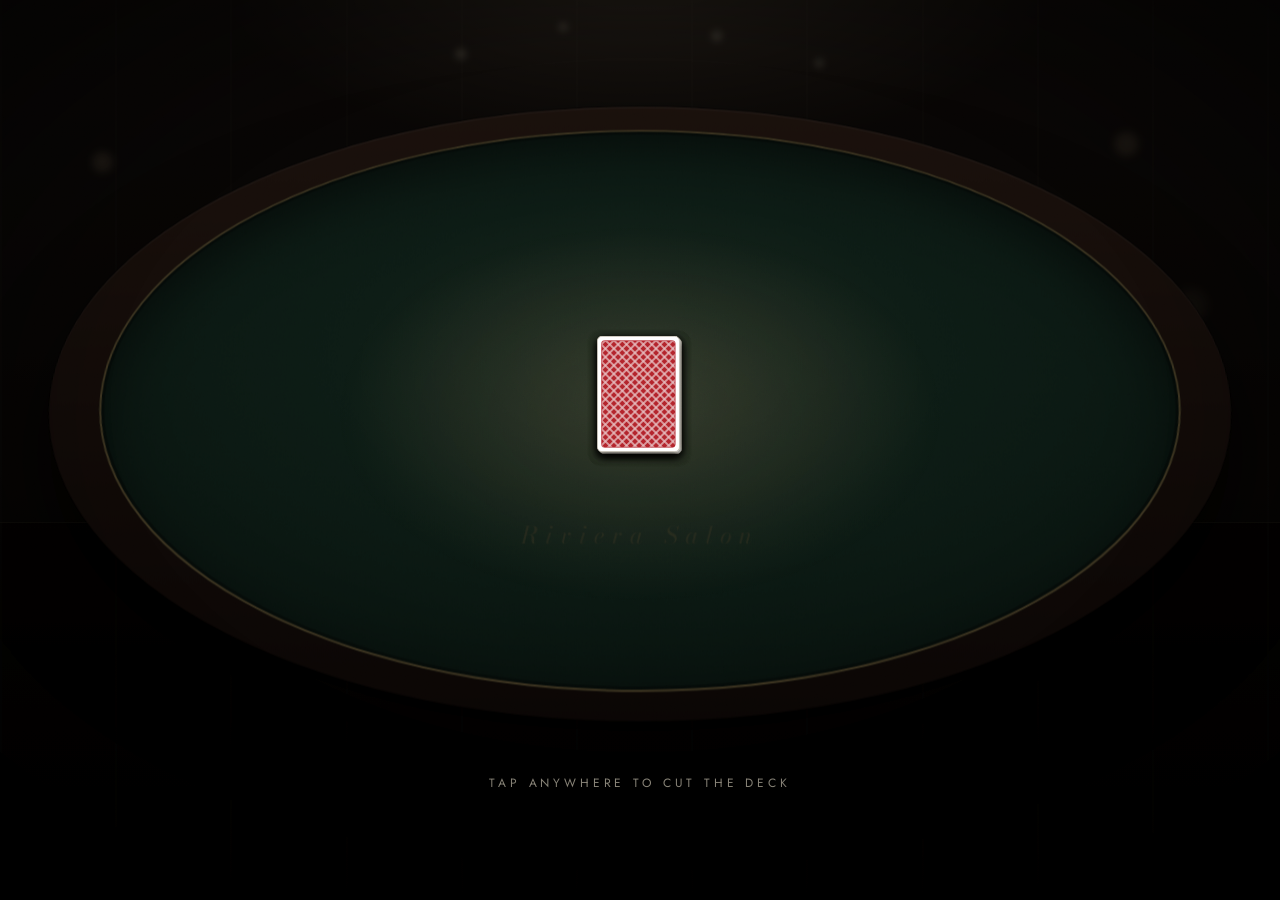
<file: index.html>
<!doctype html>
<html lang="en" data-venue="riviera">
<head>
<meta charset="utf-8">
<meta name="viewport" content="width=device-width, initial-scale=1, viewport-fit=cover">
<title>52 Cards</title>
<meta name="description" content="Twelve classic card games with one 52-card deck. Play solo, against the computer, or online with friends.">
<meta name="theme-color" content="#0c0806">
<link rel="icon" href="data:image/svg+xml,%3Csvg xmlns='http://www.w3.org/2000/svg' viewBox='0 0 64 64'%3E%3Crect x='10' y='4' width='44' height='56' rx='6' fill='%23f6f1e4' stroke='%23c9a24a' stroke-width='3'/%3E%3Cpath d='M32 16C29 23 18 28 18 36c0 6 7 8 12 4-1 4-3 7-6 9h16c-3-2-5-5-6-9 5 4 12 2 12-4 0-8-11-13-14-20z' fill='%23141414'/%3E%3C/svg%3E">
<link rel="preconnect" href="https://fonts.googleapis.com">
<link rel="preconnect" href="https://fonts.gstatic.com" crossorigin>
<link rel="stylesheet" href="https://fonts.googleapis.com/css2?family=Bodoni+Moda:ital,wght@0,400..700;1,400..700&family=Cormorant+Garamond:ital,wght@0,400;0,600;1,400;1,600&family=Courier+Prime:wght@400;700&family=Jost:wght@300..600&display=swap">
<!-- Bump ?v= on every release so browsers fetch fresh files instead of a cached copy. -->
<link rel="stylesheet" href="css/base.css?v=20261123f">
<link rel="stylesheet" href="css/screens.css?v=20261123f">
<link rel="stylesheet" href="css/table.css?v=20261123f">
<link rel="stylesheet" href="css/venues/riviera.css?v=20261123f">
<link rel="stylesheet" href="css/venues/lair.css?v=20261123f">
<link rel="stylesheet" href="css/venues/noir62.css?v=20261123f">
<link rel="stylesheet" href="css/venues/mayfair.css?v=20261123f">
<link rel="stylesheet" href="css/venues/nighttrain.css?v=20261123f">
<link rel="stylesheet" href="css/venues/vault.css?v=20261123f">
</head>
<body>
<noscript>52 Cards needs JavaScript to deal the cards.</noscript>

<!-- Engine (no DOM) -->
<script src="js/core/cards.js?v=20261123f"></script>
<script src="js/core/registry.js?v=20261123f"></script>
<script src="js/core/engine.js?v=20261123f"></script>
<script src="js/core/tricks.js?v=20261123f"></script>
<script src="js/core/hands.js?v=20261123f"></script>
<script src="js/ai/_tricks.js?v=20261123f"></script>
<!-- Games: rules engines, computer players, table views -->
<script src="js/games/crazy8.js?v=20261123f"></script>
<script src="js/ai/crazy8.js?v=20261123f"></script>
<script src="js/games/klondike.js?v=20261123f"></script>
<script src="js/ai/klondike.js?v=20261123f"></script>
<script src="js/games/hearts.js?v=20261123f"></script>
<script src="js/ai/hearts.js?v=20261123f"></script>
<script src="js/games/spades.js?v=20261123f"></script>
<script src="js/ai/spades.js?v=20261123f"></script>
<script src="js/games/ohhell.js?v=20261123f"></script>
<script src="js/ai/ohhell.js?v=20261123f"></script>
<script src="js/games/twentyfive.js?v=20261123f"></script>
<script src="js/ai/twentyfive.js?v=20261123f"></script>
<script src="js/games/rummy.js?v=20261123f"></script>
<script src="js/ai/rummy.js?v=20261123f"></script>
<script src="js/games/bigtwo.js?v=20261123f"></script>
<script src="js/ai/bigtwo.js?v=20261123f"></script>
<script src="js/games/blackjack.js?v=20261123f"></script>
<script src="js/ai/blackjack.js?v=20261123f"></script>
<script src="js/games/ers.js?v=20261123f"></script>
<script src="js/ai/ers.js?v=20261123f"></script>
<script src="js/games/holdem.js?v=20261123f"></script>
<script src="js/ai/holdem.js?v=20261123f"></script>
<script src="js/games/bridge.js?v=20261123f"></script>
<script src="js/ai/bridge.js?v=20261123f"></script>
<!-- Card art -->
<script src="js/art/cardsvg.js?v=20261123f"></script>
<script src="js/art/backs.js?v=20261123f"></script>
<script src="js/art/decks/classic.js?v=20261123f"></script>
<script src="js/art/decks/engraved.js?v=20261123f"></script>
<script src="js/art/decks/storybook.js?v=20261123f"></script>
<script src="js/art/decks/silhouette.js?v=20261123f"></script>
<script src="js/art/decks/inkline.js?v=20261123f"></script>
<script src="js/art/decks/pastel.js?v=20261123f"></script>
<!-- Venues -->
<script src="js/venues/venues.js?v=20261123f"></script>
<!-- Interface -->
<script src="js/ui/prefs.js?v=20261123f"></script>
<script src="js/ui/scene.js?v=20261123f"></script>
<!-- Sound -->
<script src="js/audio/mixer.js?v=20261123f"></script>
<script src="js/audio/foley.js?v=20261123f"></script>
<script src="js/audio/stings.js?v=20261123f"></script>
<script src="js/audio/ambience.js?v=20261123f"></script>
<script src="js/audio/controls.js?v=20261123f"></script>
<!-- Screens -->
<script src="js/ui/router.js?v=20261123f"></script>
<script src="js/ui/gamecard.js?v=20261123f"></script>
<script src="js/ui/coldopen.js?v=20261123f"></script>
<script src="js/ui/menu.js?v=20261123f"></script>
<script src="js/ui/seating.js?v=20261123f"></script>
<script src="js/ui/table.js?v=20261123f"></script>
<script src="js/net.js?v=20261123f"></script>
<script src="js/ui/online.js?v=20261123f"></script>
<script src="js/tables/crazy8.js?v=20261123f"></script>
<script src="js/tables/klondike.js?v=20261123f"></script>
<script src="js/tables/_tricks.js?v=20261123f"></script>
<script src="js/tables/hearts.js?v=20261123f"></script>
<script src="js/tables/spades.js?v=20261123f"></script>
<script src="js/tables/ohhell.js?v=20261123f"></script>
<script src="js/tables/twentyfive.js?v=20261123f"></script>
<script src="js/tables/rummy.js?v=20261123f"></script>
<script src="js/tables/bigtwo.js?v=20261123f"></script>
<script src="js/tables/blackjack.js?v=20261123f"></script>
<script src="js/tables/ers.js?v=20261123f"></script>
<script src="js/tables/holdem.js?v=20261123f"></script>
<script src="js/tables/bridge.js?v=20261123f"></script>
<script src="js/ui/app.js?v=20261123f"></script>
</body>
</html>
</file>
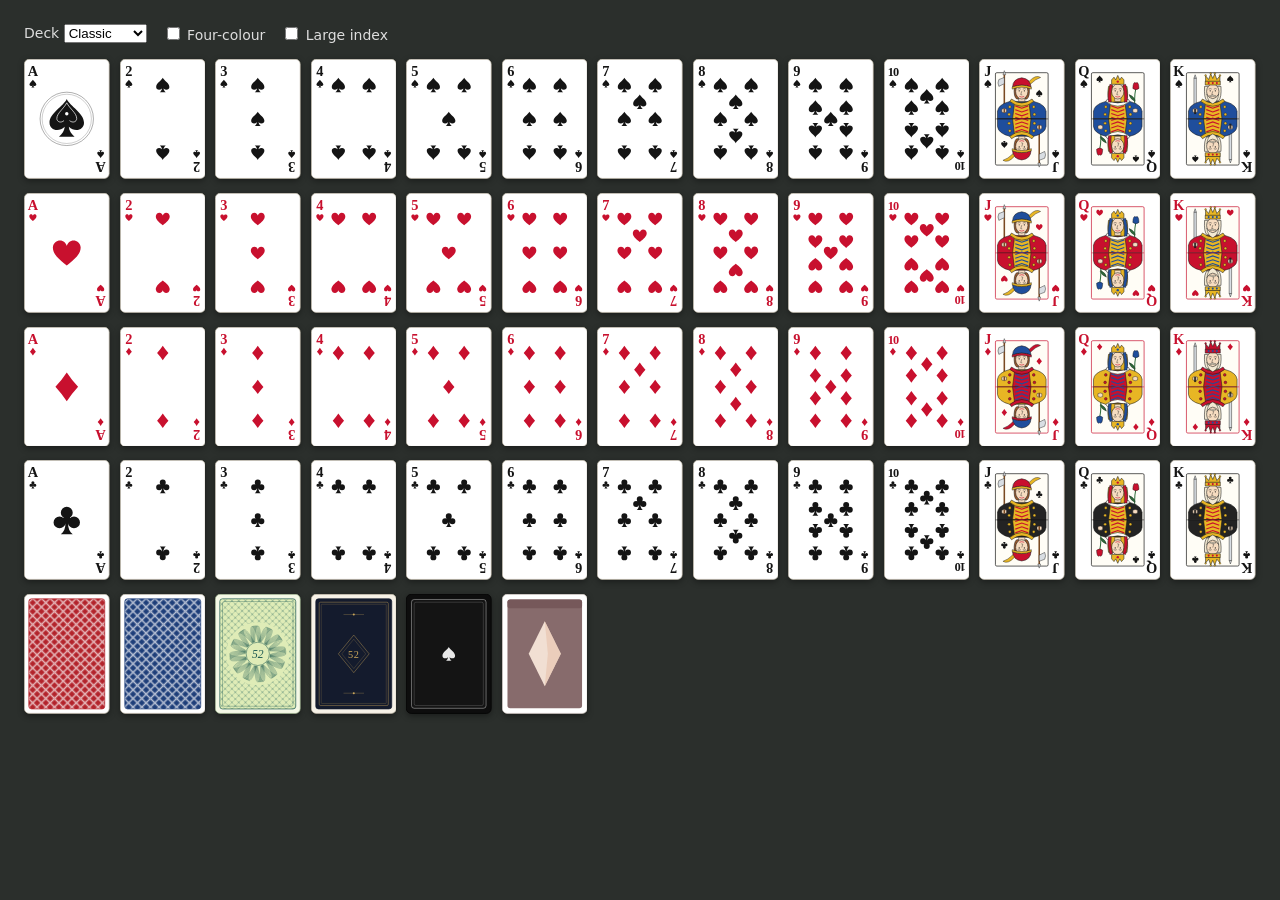
<file: tools/deck-preview.html>
<!doctype html>
<html lang="en">
<head>
<meta charset="utf-8">
<meta name="viewport" content="width=device-width, initial-scale=1">
<title>Deck preview</title>
<style>
  body { margin: 0; padding: 24px; background: #2b2f2c; font: 14px system-ui, sans-serif; color: #ddd; }
  .row { display: grid; grid-template-columns: repeat(13, 1fr); gap: 10px; margin-bottom: 14px; }
  .row svg { width: 100%; height: auto; display: block; filter: drop-shadow(0 2px 3px rgba(0,0,0,.4)); }
  header { display: flex; gap: 16px; align-items: center; margin-bottom: 16px; }
</style>
</head>
<body>
<header>
  <label>Deck <select id="deck"></select></label>
  <label><input type="checkbox" id="four"> Four-colour</label>
  <label><input type="checkbox" id="large"> Large index</label>
</header>
<div id="out"></div>
<script src="../js/core/cards.js"></script>
<script src="../js/art/cardsvg.js"></script>
<script src="../js/art/backs.js"></script>
<script src="../js/art/decks/classic.js"></script>
<script src="../js/art/decks/engraved.js"></script>
<script src="../js/art/decks/storybook.js"></script>
<script src="../js/art/decks/silhouette.js"></script>
<script src="../js/art/decks/inkline.js"></script>
<script src="../js/art/decks/pastel.js"></script>
<script>
  const Art = C52.Art, K = C52.Cards;
  document.body.insertAdjacentHTML('afterbegin', Art.defs());
  const params = new URLSearchParams(location.search);
  const sel = document.getElementById('deck');
  sel.innerHTML = Art.decks().map((d) => `<option value="${d.id}">${d.name}</option>`).join('');
  if (params.get('deck')) sel.value = params.get('deck');
  if (params.has('four')) four.checked = true;
  function render() {
    const o = { deck: sel.value, fourColour: four.checked, largeIndex: large.checked };
    let html = '';
    for (const s of 'SHDC') html += '<div class="row">' + [...'A23456789TJQK'].map((r) => Art.card(r + s, o)).join('') + '</div>';
    html += '<div class="row">' + Art.backs().map((b) => Art.card(null, { deck: sel.value, back: b.id })).join('') + '</div>';
    out.innerHTML = html;
  }
  [sel, four, large].forEach((el) => el.addEventListener('change', render));
  render();
</script>
</body>
</html>
</file>
<file: css/base.css>
/* 52 Cards — base layout. Venue files (css/venues/*.css) set the tokens
 * below under [data-venue="…"] and paint .backdrop; nothing here should
 * hard-code a venue's colours. */

:root {
  --bg: #0b0806;
  --ink: #efe6d2;
  --ink-dim: rgba(239, 230, 210, 0.62);
  --accent: #c9a24a;
  --accent-ink: #1a1208;
  --danger: #c0453a;
  --felt-1: #1f6b46;
  --felt-2: #145236;
  --felt-3: #0b3523;
  --rail-1: #5a3420;
  --rail-2: #26150c;
  --rail-line: #c9a24a;
  --panel: rgba(12, 9, 7, 0.9);
  --panel-line: rgba(201, 162, 74, 0.28);
  --lamp: rgba(255, 214, 150, 0.22);

  --font-display: 'Bodoni Moda', 'Didot', Georgia, serif;
  --font-ui: 'Jost', 'Futura', 'Avenir Next', system-ui, sans-serif;
  --font-caption: 'Cormorant Garamond', Georgia, serif;
  --font-type: 'Courier Prime', 'Courier New', monospace;

  --card-w: clamp(54px, 9.2vmin, 124px);
  --card-h: calc(var(--card-w) * 1.4);
  --ease: cubic-bezier(0.2, 0.75, 0.2, 1);
  --tilt: 16deg;
}

* { box-sizing: border-box; }

html, body {
  margin: 0;
  height: 100%;
  overflow: hidden;
  background: var(--bg);
  color: var(--ink);
  font-family: var(--font-ui);
  -webkit-font-smoothing: antialiased;
  -webkit-tap-highlight-color: transparent;
}

button { font: inherit; color: inherit; }

/* ---------- scene ---------- */

#scene { position: fixed; inset: 0; overflow: hidden; }
.backdrop { position: absolute; inset: 0; background: var(--bg); transition: background 0.8s var(--ease); }
.backdrop::before, .backdrop::after { content: ''; position: absolute; inset: 0; pointer-events: none; }
.vignette {
  position: absolute; inset: 0; pointer-events: none;
  background: radial-gradient(ellipse 75% 70% at 50% 45%, transparent 55%, rgba(0, 0, 0, 0.72) 100%);
}
#stage { position: absolute; inset: 0; }

/* Film grain, very faint, over everything. */
.grain {
  position: absolute; inset: -50%; pointer-events: none; opacity: 0.07; mix-blend-mode: overlay;
  background-image: url("data:image/svg+xml,%3Csvg xmlns='http://www.w3.org/2000/svg' width='160' height='160'%3E%3Cfilter id='n'%3E%3CfeTurbulence type='fractalNoise' baseFrequency='.9' numOctaves='2' stitchTiles='stitch'/%3E%3C/filter%3E%3Crect width='100%25' height='100%25' filter='url(%23n)'/%3E%3C/svg%3E");
  animation: grain 1.2s steps(6) infinite;
}
@keyframes grain {
  0% { transform: translate(0, 0); } 20% { transform: translate(-3%, 2%); } 40% { transform: translate(2%, -3%); }
  60% { transform: translate(-2%, -1%); } 80% { transform: translate(3%, 3%); } 100% { transform: translate(0, 0); }
}

/* ---------- table ---------- */

.table-wrap {
  position: absolute; left: 50%; top: 44%;
  width: min(94vw, 1180px, 165vh); aspect-ratio: 2 / 1.08;
  transform: translate(-50%, -50%);
  perspective: 1500px;
}
.table {
  position: absolute; inset: 0;
  border-radius: 50% / 50%;
  transform: rotateX(var(--tilt));
  transform-style: preserve-3d;
  transition: transform 0.8s var(--ease);
}
/* Rail: wood with a fine metal inlay, drawn as layered borders. */
.table::before {
  content: ''; position: absolute; inset: 0; border-radius: inherit;
  background: linear-gradient(180deg, var(--rail-1), var(--rail-2));
  box-shadow: 0 40px 80px rgba(0, 0, 0, 0.65), 0 0 0 1px rgba(0, 0, 0, 0.6), inset 0 2px 1px rgba(255, 255, 255, 0.12);
}
.felt {
  position: absolute; inset: 4.2%; border-radius: inherit;
  background: radial-gradient(ellipse 70% 65% at 50% 42%, var(--felt-1) 0%, var(--felt-2) 58%, var(--felt-3) 100%);
  box-shadow: inset 0 0 0 2px var(--rail-line), inset 0 0 0 5px rgba(0, 0, 0, 0.35), inset 0 18px 60px rgba(0, 0, 0, 0.55);
  overflow: hidden;
}
.felt::after {
  /* The cloth grain lies over the cards, so it must let clicks through. */
  content: ''; position: absolute; inset: 0; border-radius: inherit; opacity: 0.22; mix-blend-mode: soft-light; pointer-events: none;
  background-image: url("data:image/svg+xml,%3Csvg xmlns='http://www.w3.org/2000/svg' width='220' height='220'%3E%3Cfilter id='f'%3E%3CfeTurbulence type='turbulence' baseFrequency='1.4' numOctaves='3'/%3E%3CfeColorMatrix values='0 0 0 0 .5 0 0 0 0 .5 0 0 0 0 .5 0 0 0 .9 0'/%3E%3C/filter%3E%3Crect width='100%25' height='100%25' filter='url(%23f)'/%3E%3C/svg%3E");
}
/* Pool of lamplight on the felt; .lamp-at moves it toward the active seat. */
.felt::before {
  content: ''; position: absolute; width: 60%; height: 70%; left: var(--lamp-x, 20%); top: var(--lamp-y, 10%);
  background: radial-gradient(ellipse at center, var(--lamp), transparent 65%);
  transition: left 0.9s var(--ease), top 0.9s var(--ease);
  pointer-events: none;
}
.felt-mark {
  position: absolute; left: 50%; top: 74%; transform: translate(-50%, -50%);
  font-family: var(--font-display); font-style: italic; font-size: clamp(14px, 2.6vmin, 30px);
  letter-spacing: 0.3em; color: var(--rail-line); opacity: 0.35; white-space: nowrap; pointer-events: none;
}
.zone { position: absolute; }

/* ---------- cards ---------- */

.card {
  position: absolute; width: var(--card-w); height: var(--card-h);
  transition: transform 0.45s var(--ease), filter 0.2s;
  filter: drop-shadow(0 2px 2px rgba(0, 0, 0, 0.35)) drop-shadow(0 6px 10px rgba(0, 0, 0, 0.25));
  will-change: transform;
}
.card svg { width: 100%; height: 100%; display: block; }
.card.pile-depth { filter: drop-shadow(1px 1px 0 #d8d2c4) drop-shadow(1px 1px 0 #c9c2b2) drop-shadow(0 6px 10px rgba(0, 0, 0, 0.35)); }

/* ---------- your hand ---------- */

.hand {
  position: absolute; left: 50%; bottom: 14px;
  width: 0; height: var(--card-h);
  z-index: 20;
}
.hand .card {
  left: calc(var(--card-w) / -2); bottom: 0; transform-origin: 50% 140%; cursor: default;
  transform: translateX(var(--x, 0)) translateY(var(--y, 0)) rotate(var(--r, 0));
}
.hand .card.playable { cursor: pointer; }
.hand .card.playable:hover, .hand .card.playable:focus-visible {
  transform: translateX(var(--x, 0)) translateY(calc(var(--y, 0px) - var(--card-h) * 0.2)) rotate(var(--r, 0));
  filter: drop-shadow(0 14px 18px rgba(0, 0, 0, 0.45)); outline: none;
}
.hand .card.muted svg { filter: brightness(0.62) saturate(0.7); }
.hand .card.selected svg { box-shadow: 0 0 0 3px var(--accent); border-radius: 8px; }

/* ---------- subtitle ---------- */

.subtitle {
  position: absolute; left: 50%; bottom: calc(var(--card-h) * 1.05 + 44px); transform: translateX(-50%);
  max-width: min(80vw, 760px); text-align: center; z-index: 30; pointer-events: none;
  font-family: var(--font-caption); font-style: italic; font-size: clamp(16px, 2.3vmin, 24px);
  color: #f6efdd; text-shadow: 0 1px 2px #000, 0 0 18px rgba(0, 0, 0, 0.9);
  opacity: 0; transition: opacity 0.5s;
}
.subtitle.on { opacity: 1; }

/* ---------- the house button and drawer ---------- */

.house-btn {
  position: absolute; top: 18px; right: 18px; z-index: 50;
  width: 46px; height: 46px; border-radius: 50%; cursor: pointer;
  border: 1px solid var(--accent); background: radial-gradient(circle at 35% 30%, rgba(255, 255, 255, 0.14), rgba(0, 0, 0, 0.4));
  color: var(--accent); font-family: var(--font-display); font-style: italic; font-size: 17px;
  box-shadow: 0 0 0 4px rgba(0, 0, 0, 0.35), inset 0 0 0 3px rgba(0, 0, 0, 0.35);
  transition: transform 0.25s var(--ease);
}
.house-btn:hover { transform: rotate(-12deg) scale(1.05); }

.drawer {
  position: absolute; top: 0; right: 0; bottom: 0; z-index: 60;
  width: min(400px, 100vw); padding: 26px 24px 40px; overflow-y: auto;
  background: var(--panel); backdrop-filter: blur(12px);
  border-left: 1px solid var(--panel-line);
  transform: translateX(105%); transition: transform 0.5s var(--ease);
}
.drawer.open { transform: none; }
.drawer h2 {
  margin: 0 0 4px; font-family: var(--font-display); font-weight: 500; font-size: 26px; letter-spacing: 0.04em;
}
.drawer .lede { margin: 0 0 22px; color: var(--ink-dim); font-family: var(--font-caption); font-style: italic; font-size: 17px; }
.drawer h3 {
  margin: 26px 0 10px; font-size: 11px; font-weight: 500; letter-spacing: 0.28em; text-transform: uppercase; color: var(--accent);
}
.drawer .close { position: absolute; top: 18px; right: 18px; background: none; border: 0; font-size: 26px; cursor: pointer; color: var(--ink-dim); }
.choices { display: grid; grid-template-columns: repeat(auto-fill, minmax(104px, 1fr)); gap: 10px; }
.choice {
  position: relative; padding: 8px 8px 10px; border-radius: 6px; cursor: pointer; text-align: left;
  border: 1px solid rgba(255, 255, 255, 0.08); background: rgba(255, 255, 255, 0.03);
  transition: border-color 0.2s, background 0.2s;
}
.choice:hover { border-color: rgba(255, 255, 255, 0.25); }
.choice[aria-pressed='true'] { border-color: var(--accent); background: rgba(201, 162, 74, 0.08); }
.choice .label { display: block; margin-top: 8px; font-size: 13px; }
.choice .sub { display: block; font-size: 11px; color: var(--ink-dim); }
.swatch { height: 46px; border-radius: 4px; }
.mini-fan { position: relative; height: 70px; }
.mini-fan > div { position: absolute; width: 42px; left: calc(50% - 21px); bottom: 0; transform-origin: 50% 130%; }
.mini-fan svg, .mini-back svg { width: 100%; height: auto; display: block; }
.mini-back { width: 46px; margin: 0 auto; }
.toggle { display: flex; align-items: center; justify-content: space-between; gap: 12px; padding: 9px 0; border-bottom: 1px solid rgba(255, 255, 255, 0.06); font-size: 14px; cursor: pointer; }
.toggle input { accent-color: var(--accent); width: 18px; height: 18px; }

/* ---------- motion preferences ---------- */

.reduced-motion *, .reduced-motion *::before, .reduced-motion *::after {
  animation: none !important; transition-duration: 0.01s !important;
}
@media (prefers-reduced-motion: reduce) {
  .grain { animation: none; }
}

/* ---------- small screens ---------- */

@media (max-aspect-ratio: 4/5) {
  :root { --card-w: clamp(46px, 13vw, 84px); --tilt: 0deg; }
  .table-wrap { top: 38%; width: 92vw; aspect-ratio: 1 / 1.25; }
}
</file>
<file: css/screens.css>
/* 52 Cards — screens: cold open, game hand, briefing slip, buttons. */

/* ---------- lights down (cold open) ---------- */

.backdrop, .table-wrap { transition: filter 1.2s var(--ease), opacity 1.2s var(--ease); }
.lights-down .backdrop { filter: brightness(0.25) saturate(0.6); }
.lights-down .table-wrap { filter: brightness(0.32) saturate(0.7); }
.coldopen .card { filter: drop-shadow(0 3px 4px rgba(0, 0, 0, 0.5)); }
.lights-down .house-btn { opacity: 0; pointer-events: none; }

/* ---------- cold open ---------- */

.coldopen {
  position: absolute; inset: 0; display: grid; place-items: center; cursor: pointer; outline: none;
  background: radial-gradient(ellipse 34% 30% at 50% 46%, rgba(255, 214, 150, 0.12), transparent 70%);
}
.deck-stage { position: absolute; left: 50%; top: 44%; width: 0; height: 0; }
.packet { position: absolute; left: calc(var(--card-w) * -0.5); top: calc(var(--card-h) * -0.5); transition: transform 0.45s var(--ease); }
.packet .card { position: absolute; left: 0; top: 0; }
.packet .card:nth-child(2) { transform: translate(-1px, -1px); }
.packet .card:nth-child(3) { transform: translate(-2px, -2px); }

.coldopen.cut .packet.left { transform: translateX(calc(var(--card-w) * -0.62)) rotate(-4deg); }
.coldopen.cut .packet.right { transform: translateX(calc(var(--card-w) * 0.62)) rotate(4deg); }
.coldopen.riffle .packet.left { animation: riffle-l 1.25s var(--ease) 2; }
.coldopen.riffle .packet.right { animation: riffle-r 1.25s var(--ease) 2; }
.coldopen.squared .packet { animation: none; transform: none; }
@keyframes riffle-l {
  0% { transform: translateX(calc(var(--card-w) * -0.62)) rotate(-4deg); }
  45% { transform: translateX(calc(var(--card-w) * -0.55)) rotate(-14deg) translateY(-6px); }
  70% { transform: translateX(calc(var(--card-w) * -0.12)) rotate(-2deg); }
  100% { transform: translateX(calc(var(--card-w) * -0.62)) rotate(-4deg); }
}
@keyframes riffle-r {
  0% { transform: translateX(calc(var(--card-w) * 0.62)) rotate(4deg); }
  45% { transform: translateX(calc(var(--card-w) * 0.55)) rotate(14deg) translateY(-6px); }
  70% { transform: translateX(calc(var(--card-w) * 0.12)) rotate(2deg); }
  100% { transform: translateX(calc(var(--card-w) * 0.62)) rotate(4deg); }
}

.coldopen .title {
  position: absolute; top: 14%; left: 0; right: 0; margin: 0; text-align: center;
  display: flex; flex-direction: column; align-items: center; gap: 0;
  opacity: 0; transform: translateY(8px); transition: opacity 1.4s var(--ease), transform 1.4s var(--ease);
}
.coldopen .t52 {
  font-family: var(--font-display); font-style: italic; font-weight: 500; line-height: 0.9;
  font-size: clamp(72px, 17vmin, 180px); color: var(--ink);
  text-shadow: 0 0 40px rgba(255, 214, 150, 0.25);
}
.coldopen .tcards {
  font-family: var(--font-ui); font-weight: 300; text-transform: uppercase;
  letter-spacing: 0.9em; margin-right: -0.9em; font-size: clamp(14px, 2.6vmin, 24px); color: var(--accent);
}
.coldopen .tagline {
  position: absolute; top: calc(14% + clamp(120px, 26vmin, 260px)); margin: 0;
  font-family: var(--font-caption); font-style: italic; font-size: clamp(16px, 2.4vmin, 24px); color: var(--ink-dim);
  opacity: 0; transition: opacity 1.4s 0.5s var(--ease);
}
.coldopen.titled .title { opacity: 1; transform: none; }
.coldopen.titled .tagline { opacity: 1; }
.coldopen .prompt {
  position: absolute; bottom: 12%; margin: 0; font-size: 12px; letter-spacing: 0.32em; text-transform: uppercase;
  color: var(--ink-dim); animation: breathe 2.6s ease-in-out infinite;
}
.coldopen.cut .prompt { opacity: 0; animation: none; transition: opacity 0.4s; }
@keyframes breathe { 0%, 100% { opacity: 0.35; } 50% { opacity: 0.9; } }

/* ---------- game hand ---------- */

.game-hand { --card-w: clamp(70px, 12.5vmin, 150px); bottom: calc(var(--card-h) * 0.1); }
.game-hand .card { transition: transform 0.55s var(--ease), opacity 0.4s, filter 0.2s; }
.game-hand .card.undealt { transform: translate(0, -46vh) rotate(0deg) scale(0.7); opacity: 0; transition: none; }
.game-hand.lowered .card { transform: translateX(var(--x, 0)) translateY(calc(var(--y, 0px) + var(--card-h) * 0.55)) rotate(var(--r, 0)); filter: brightness(0.6); }
.gamecard .gc-kicker { font: 500 10px var(--font-ui); letter-spacing: 3px; fill: #8a6d2c; }
.gamecard .gc-num { font: italic 500 92px var(--font-display); fill: #1a1612; }
.gamecard .gc-title { font: 600 25px var(--font-display); fill: #1a1612; }
.gamecard .gc-meta { font: 500 10.5px var(--font-ui); letter-spacing: 2.4px; fill: #5b5246; }

/* ---------- briefing ---------- */

.briefing {
  position: absolute; left: 50%; top: 44%; z-index: 25;
  display: flex; align-items: center; gap: clamp(18px, 4vw, 54px);
  transform: translate(-50%, -46%); opacity: 0; pointer-events: none;
  transition: opacity 0.45s var(--ease), transform 0.6s var(--ease);
}
.briefing.open { opacity: 1; pointer-events: auto; transform: translate(-50%, -50%); }
.briefing-card { width: clamp(150px, 24vmin, 250px); transform: rotate(-4deg); filter: drop-shadow(0 18px 30px rgba(0, 0, 0, 0.6)); }
.briefing-card svg { width: 100%; height: auto; display: block; }

.slip {
  position: relative; width: min(420px, 52vw); padding: 26px 28px 24px;
  background: #efe7d4; color: #231d15; transform: rotate(1.2deg);
  box-shadow: 0 22px 40px rgba(0, 0, 0, 0.55), inset 0 0 60px rgba(120, 90, 40, 0.18);
  font-family: var(--font-type);
}
.slip::before { /* paper clip */
  content: ''; position: absolute; top: -12px; right: 38px; width: 14px; height: 44px;
  border: 2px solid #8d8d8d; border-radius: 8px; border-bottom-color: transparent;
}
.slip-file { margin: 0 0 10px; font-size: 11px; letter-spacing: 0.18em; color: #6d5f48; }
.slip h2 { margin: 0 0 6px; font-family: var(--font-display); font-weight: 600; font-size: clamp(24px, 3.6vmin, 34px); line-height: 1.05; }
.slip-line { margin: 0 0 14px; font-family: var(--font-caption); font-style: italic; font-size: 18px; color: #3d3428; }
.slip dl { display: grid; grid-template-columns: auto 1fr; gap: 4px 16px; margin: 0 0 18px; font-size: 13.5px; }
.slip dt { color: #7a6b52; text-transform: uppercase; font-size: 11px; letter-spacing: 0.14em; padding-top: 2px; }
.slip dd { margin: 0; }
.stamp {
  display: inline-block; margin: -4px 0 16px; padding: 4px 10px;
  border: 2px solid #a8322a; color: #a8322a; font: 700 13px var(--font-type); letter-spacing: 0.14em; text-transform: uppercase;
  transform: rotate(-3deg); opacity: 0.8; mix-blend-mode: multiply;
}
.slip-actions { display: flex; gap: 10px; flex-wrap: wrap; }

/* ---------- buttons ---------- */

.btn {
  padding: 10px 18px; border-radius: 3px; cursor: pointer; font-family: var(--font-ui);
  font-size: 12px; font-weight: 500; letter-spacing: 0.2em; text-transform: uppercase;
  transition: background 0.2s, color 0.2s, opacity 0.2s, transform 0.15s;
}
.btn:active { transform: translateY(1px); }
.btn.primary { background: #1d1a15; color: #efe2c0; border: 1px solid #1d1a15; }
.btn.primary:hover { background: #000; }
.btn.ghost { background: transparent; color: #3b3226; border: 1px solid rgba(35, 29, 21, 0.4); }
.btn.ghost:hover { border-color: #231d15; }
.btn:disabled { opacity: 0.38; cursor: not-allowed; }
.btn:focus-visible { outline: 2px solid var(--accent); outline-offset: 2px; }

@media (max-aspect-ratio: 4/5) {
  .briefing { flex-direction: column; top: 40%; gap: 14px; }
  .briefing-card { width: 110px; }
  .slip { width: 88vw; padding: 20px; }
}

/* ---------- saved online game ---------- */

.saved-card {
  position: absolute; top: 64px; left: 50%; transform: translateX(-50%); z-index: 26;
  display: flex; align-items: center; gap: 12px; flex-wrap: wrap; justify-content: center;
  padding: 12px 18px; background: #efe7d4; color: #231d15; box-shadow: 0 12px 26px rgba(0, 0, 0, 0.5); font: 13px var(--font-type);
}
.saved-card b { font: 600 15px var(--font-display); }
.saved-card .btn { padding: 7px 12px; }
.slip .opt input[type='text'] { font: 14px var(--font-type); padding: 5px 8px; border: 1px solid rgba(35, 29, 21, 0.35); background: #faf6ec; }
</file>
<file: css/table.css>
/* 52 Cards — the game table: seats, centre zones, action rail, top line,
 * scorepad, debrief and the seating screen. */

/* ---------- top line ---------- */

.topline {
  position: absolute; top: 14px; left: 16px; right: 76px; z-index: 50; /* above results cards, so Leave is always reachable */
  display: flex; align-items: center; gap: 10px; pointer-events: none;
}
.topline > * { pointer-events: auto; }
.chip-btn {
  display: inline-flex; align-items: center; gap: 7px; height: 34px; padding: 0 14px; border-radius: 17px; cursor: pointer;
  border: 1px solid rgba(255, 255, 255, 0.14); background: rgba(0, 0, 0, 0.35); backdrop-filter: blur(6px);
  color: var(--ink); font: 500 11px var(--font-ui); letter-spacing: 0.18em; text-transform: uppercase;
  transition: border-color 0.2s, background 0.2s;
}
.chip-btn:hover { border-color: var(--accent); }
.chip-btn:focus-visible { outline: 2px solid var(--accent); outline-offset: 2px; }
.status-line {
  flex: 1; text-align: center; font-family: var(--font-display); font-style: italic; font-size: clamp(13px, 1.9vmin, 18px);
  color: var(--ink-dim); white-space: nowrap; overflow: hidden; text-overflow: ellipsis; pointer-events: none;
}
.status-line b { font-style: normal; font-weight: 600; color: var(--ink); }

/* ---------- seats ---------- */

.seats { position: absolute; inset: 0; pointer-events: none; transform: translateZ(0); }
.seat {
  position: absolute; transform: translate(-50%, -50%); z-index: 12;
  display: flex; flex-direction: column; align-items: center; gap: 4px; min-width: 110px;
}
.seat .mini-hand { position: relative; height: calc(var(--card-h) * 0.42); width: calc(var(--card-w) * 1.6); }
.seat .mini-hand .card { --card-w: clamp(26px, 3.6vmin, 46px); left: 50%; bottom: 0; transform-origin: 50% 130%; }
.plaque {
  position: relative; padding: 5px 14px 6px; border-radius: 3px; text-align: center; white-space: nowrap;
  background: linear-gradient(180deg, rgba(20, 15, 10, 0.92), rgba(8, 6, 4, 0.92));
  border: 1px solid rgba(201, 162, 74, 0.35); box-shadow: 0 6px 16px rgba(0, 0, 0, 0.5);
  transition: border-color 0.4s, box-shadow 0.4s;
}
.plaque .nm { display: block; font: 500 12.5px var(--font-ui); letter-spacing: 0.08em; color: var(--ink); }
.plaque .sub { display: block; font: 400 11px var(--font-ui); letter-spacing: 0.06em; color: var(--ink-dim); }
.plaque .tag { margin-left: 6px; font-size: 9px; letter-spacing: 0.16em; color: var(--accent); text-transform: uppercase; }
.seat.active .plaque { border-color: var(--accent); box-shadow: 0 0 0 1px var(--accent), 0 0 26px rgba(255, 214, 150, 0.28); }
.seat.out .plaque { opacity: 0.45; }
.seat .info { font: 500 11px var(--font-ui); letter-spacing: 0.1em; color: var(--accent); text-shadow: 0 1px 2px #000; min-height: 14px; }
.seat .info:not(:empty) { padding: 1px 9px; border-radius: 9px; background: rgba(0, 0, 0, 0.5); }
.dealer-puck {
  position: absolute; top: -10px; right: -12px; width: 22px; height: 22px; border-radius: 50%;
  background: radial-gradient(circle at 35% 30%, #fff, #d9d2c0); color: #222; font: 700 11px/22px var(--font-ui); text-align: center;
  box-shadow: 0 2px 4px rgba(0, 0, 0, 0.6), inset 0 0 0 2px #b9ae93;
}
.my-plaque { position: absolute; left: 18px; bottom: calc(var(--card-h) * 0.25); z-index: 22; }

/* ---------- centre of the felt ---------- */

.center { position: absolute; inset: 0; }
.center .card { --card-w: inherit; }
.pile { position: absolute; transform: translate(-50%, -50%); }
.pile .card { position: relative; display: block; }
.pile .count {
  position: absolute; left: 50%; bottom: -22px; transform: translateX(-50%);
  font: 500 10px var(--font-ui); letter-spacing: 0.18em; color: var(--ink-dim); white-space: nowrap; text-transform: uppercase;
}
.pile.clickable { cursor: pointer; }
.pile.clickable .card { filter: drop-shadow(0 0 0 transparent) drop-shadow(0 0 10px rgba(255, 214, 150, 0.55)); }
.slot {
  width: var(--card-w); height: var(--card-h); border-radius: calc(var(--card-w) * 0.06);
  border: 1.5px dashed rgba(255, 255, 255, 0.22); display: grid; place-items: center;
  color: rgba(255, 255, 255, 0.28); font: italic 500 calc(var(--card-w) * 0.34) var(--font-display);
}
.trick-card { position: absolute; transform: translate(-50%, -50%) rotate(var(--rot, 0deg)); }
.trick-card .card { position: relative; display: block; }
.card.arrive { animation: arrive 0.42s var(--ease); }
@keyframes arrive {
  from { transform: translate(var(--from-x, 0), var(--from-y, 30vh)) rotate(-8deg) scale(0.9); opacity: 0.4; }
}
.suit-badge {
  position: absolute; transform: translate(-50%, -50%); padding: 4px 12px; border-radius: 14px;
  background: rgba(0, 0, 0, 0.45); border: 1px solid rgba(255, 255, 255, 0.18);
  font: 500 12px var(--font-ui); letter-spacing: 0.12em; color: var(--ink); white-space: nowrap;
  z-index: 30;
}
.suit-badge .s { font-size: 18px; vertical-align: -2px; }
.red-suit { color: #e2504a; }

/* ---------- action rail ---------- */

.rail {
  position: absolute; right: 18px; bottom: calc(var(--card-h) * 0.35); z-index: 30;
  display: flex; flex-direction: column; align-items: stretch; gap: 8px; min-width: 150px; max-width: 230px;
}
.rail .hint { font-family: var(--font-caption); font-style: italic; font-size: 15px; color: var(--ink-dim); text-align: right; margin-bottom: 2px; }
.act {
  padding: 10px 16px; border-radius: 3px; cursor: pointer; text-align: center;
  border: 1px solid rgba(201, 162, 74, 0.55); background: linear-gradient(180deg, rgba(30, 22, 14, 0.94), rgba(12, 9, 6, 0.94));
  color: var(--ink); font: 500 12px var(--font-ui); letter-spacing: 0.2em; text-transform: uppercase;
  box-shadow: 0 6px 14px rgba(0, 0, 0, 0.45); transition: border-color 0.2s, background 0.2s, transform 0.15s;
}
.act:hover { border-color: var(--accent); background: linear-gradient(180deg, rgba(48, 36, 20, 0.96), rgba(18, 13, 8, 0.96)); }
.act:active { transform: translateY(1px); }
.act.primary { background: linear-gradient(180deg, #d8b45c, #b08a3a); color: #1a1208; border-color: #e6c674; }
.act.primary:hover { background: linear-gradient(180deg, #e4c26a, #bb9443); }
.act:disabled { opacity: 0.35; cursor: not-allowed; }
.act:focus-visible { outline: 2px solid #fff; outline-offset: 2px; }
.act-row { display: flex; gap: 6px; }
.act-row .act { flex: 1; padding: 10px 6px; letter-spacing: 0.08em; }

/* ---------- overlays (debrief, scorepad, rules, choosers) ---------- */

.overlay { position: absolute; inset: 0; z-index: 45; display: none; place-items: center; background: rgba(0, 0, 0, 0.45); }
.overlay.open { display: grid; animation: fade 0.35s var(--ease); }
@keyframes fade { from { opacity: 0; } }
.overlay .slip { max-height: 84vh; overflow-y: auto; width: min(560px, 92vw); }
.overlay .slip.wide { width: min(760px, 94vw); }
.slip table { width: 100%; border-collapse: collapse; font-size: 13.5px; margin: 6px 0 16px; }
.slip th, .slip td { padding: 5px 6px; text-align: right; border-bottom: 1px solid rgba(35, 29, 21, 0.18); }
.slip th:first-child, .slip td:first-child { text-align: left; }
.slip th { font-size: 10.5px; letter-spacing: 0.14em; text-transform: uppercase; color: #6d5f48; font-weight: 400; }
.slip tr.total td { font-weight: 700; border-top: 2px solid rgba(35, 29, 21, 0.5); border-bottom: 0; }
.slip .winner-stamp {
  display: inline-block; margin: 0 0 12px; padding: 5px 12px; border: 3px double #1f5d3a; color: #1f5d3a;
  font: 700 14px var(--font-type); letter-spacing: 0.18em; text-transform: uppercase; transform: rotate(-4deg);
}
.slip .rules h4 { margin: 16px 0 4px; font: 600 13px var(--font-ui); letter-spacing: 0.14em; text-transform: uppercase; color: #5b4b33; }
.slip .rules p, .slip .rules li { font-size: 13.5px; line-height: 1.55; }
.slip .rules ul { padding-left: 18px; margin: 4px 0; }
.slip .ledger { max-height: 40vh; overflow-y: auto; font-size: 13px; line-height: 1.6; margin: 0 0 14px; padding: 0; list-style: none; }
.slip .ledger li { border-bottom: 1px dotted rgba(35, 29, 21, 0.2); }
.tabs { display: flex; gap: 16px; margin: 0 0 12px; border-bottom: 1px solid rgba(35, 29, 21, 0.2); }
.tabs button { background: none; border: 0; padding: 6px 0; cursor: pointer; font: 500 11px var(--font-ui); letter-spacing: 0.18em; text-transform: uppercase; color: #7a6b52; border-bottom: 2px solid transparent; }
.tabs button[aria-selected='true'] { color: #231d15; border-color: #231d15; }
.suit-picker { display: grid; grid-template-columns: repeat(4, 1fr); gap: 10px; margin: 10px 0 16px; }
.suit-picker button { padding: 14px 0; font-size: 34px; background: #fff; border: 1px solid rgba(0, 0, 0, 0.2); border-radius: 6px; cursor: pointer; }
.suit-picker button:hover { border-color: #231d15; }
.num-picker { display: flex; flex-wrap: wrap; gap: 6px; margin: 10px 0 16px; }
.num-picker button { min-width: 42px; padding: 8px 0; font: 600 15px var(--font-ui); background: #fff; border: 1px solid rgba(0, 0, 0, 0.25); border-radius: 4px; cursor: pointer; }
.num-picker button:hover:not(:disabled) { border-color: #231d15; background: #f6f0e2; }
.num-picker button:disabled { opacity: 0.3; cursor: not-allowed; }

/* ---------- seating screen ---------- */

.chair {
  position: absolute; transform: translate(-50%, -50%); z-index: 14; cursor: pointer; text-align: center;
  min-width: 118px; padding: 8px 14px; border-radius: 4px;
  background: linear-gradient(180deg, rgba(24, 18, 12, 0.94), rgba(10, 7, 5, 0.94));
  border: 1px solid rgba(201, 162, 74, 0.4); color: var(--ink); box-shadow: 0 8px 18px rgba(0, 0, 0, 0.5);
  transition: border-color 0.2s, transform 0.2s;
}
.chair:hover { border-color: var(--accent); }
.chair.you { cursor: default; border-color: var(--accent); }
.chair .nm { display: block; font: 500 13px var(--font-ui); letter-spacing: 0.08em; }
.chair .sub { display: block; font: 400 10.5px var(--font-ui); letter-spacing: 0.16em; text-transform: uppercase; color: var(--accent); margin-top: 2px; }
.chair.open-seat { border-style: dashed; }
.tent {
  position: absolute; left: 50%; top: 50%; transform: translate(-50%, -50%) rotate(-1.5deg); z-index: 16;
  width: min(440px, 80vw); padding: 18px 22px 20px; background: #efe7d4; color: #231d15;
  box-shadow: 0 18px 34px rgba(0, 0, 0, 0.55); font-family: var(--font-type);
}
.tent h2 { margin: 0 0 2px; font: 600 24px var(--font-display); }
.tent .kicker { margin: 0 0 12px; font-size: 11px; letter-spacing: 0.18em; color: #6d5f48; text-transform: uppercase; }
.opt { display: flex; justify-content: space-between; align-items: center; gap: 12px; padding: 7px 0; border-bottom: 1px dotted rgba(35, 29, 21, 0.25); font-size: 13px; }
.opt .vals { display: flex; gap: 4px; flex-wrap: wrap; justify-content: flex-end; }
.opt .vals button {
  padding: 4px 9px; border: 1px solid rgba(35, 29, 21, 0.35); background: transparent; border-radius: 2px; cursor: pointer;
  font: 500 11px var(--font-ui); letter-spacing: 0.06em; color: #231d15;
}
.opt .vals button[aria-pressed='true'] { background: #231d15; color: #efe2c0; border-color: #231d15; }
.opt input[type='text'] { font: 13px var(--font-type); padding: 4px 6px; border: 1px solid rgba(35, 29, 21, 0.35); background: #faf6ec; width: 150px; }
.tent .slip-actions { margin-top: 16px; }

@media (max-aspect-ratio: 4/5) {
  .rail { right: 10px; left: 10px; bottom: calc(var(--card-h) * 1.05); flex-direction: row; flex-wrap: wrap; justify-content: center; max-width: none; min-width: 0; }
  .rail .hint { width: 100%; text-align: center; }
  .my-plaque { left: 10px; bottom: calc(var(--card-h) * 1.0 + 60px); }
  .seat { min-width: 80px; }
  .status-line { display: none; }
}

/* ---------- rectangular card table (Klondike) ---------- */

.table.rect { border-radius: 26px / 26px; }
.table.rect .felt { inset: 2.6%; border-radius: 16px; }
/* Fit the card table between the top bar and the bottom of the screen. */
[data-game='klondike'] .table-wrap { top: calc(50% + 22px); width: min(92vw, 1180px, (100vh - 96px) * 1.42); aspect-ratio: 1.42; }
[data-game='klondike'] { --card-w: clamp(40px, min(8.4vw, 11.6vh), 112px); }
[data-game='klondike'] .felt-mark { top: 93%; }
[data-game='klondike'] .rail { bottom: 24px; }
[data-game='klondike'] .my-plaque { display: none; }
.kl-pile, .kl-card { position: absolute; transform: translateX(-50%); width: var(--card-w); height: var(--card-h); }
.kl-pile .card, .kl-card .card { position: relative; display: block; }
.kl-pile[data-act] { cursor: pointer; }
.kl-src { cursor: grab; touch-action: none; }
.kl-card.dragging { cursor: grabbing; filter: drop-shadow(0 18px 20px rgba(0, 0, 0, 0.5)); }
.kl-card.dragging .card { transition: none; }
.kl-card { transition: top 0.25s var(--ease); }
@media (max-aspect-ratio: 4/5) {
  [data-game='klondike'] .table-wrap { width: 98vw; aspect-ratio: 0.72; top: 46%; }
  [data-game='klondike'] { --card-w: 12.4vw; }
}

/* ---------- melds (Rummy) ---------- */

.melds {
  position: absolute; left: 8%; right: 8%; top: 52%; bottom: 14%;
  display: flex; flex-wrap: wrap; align-content: flex-start; justify-content: center; gap: 10px 18px;
}
.meld { position: relative; display: flex; padding: 4px 6px 14px; border-radius: 6px; transition: background 0.2s, box-shadow 0.2s; }
.meld .card { position: relative; --card-w: clamp(30px, 5vmin, 66px); margin-left: calc(var(--card-w) * -0.55); }
.meld .card:first-child { margin-left: 0; }
.meld .who { position: absolute; left: 0; right: 0; bottom: -2px; text-align: center; font: 500 9px var(--font-ui); letter-spacing: 0.14em; text-transform: uppercase; color: var(--ink-dim); }
.meld.target { cursor: pointer; background: rgba(255, 214, 150, 0.12); box-shadow: 0 0 0 1px var(--accent); }

/* At the table the venue's name moves to the near edge of the felt, out of play. */
#stage[data-game] .felt-mark { top: 92%; font-size: clamp(11px, 1.7vmin, 18px); opacity: 0.28; }

/* ---------- Blackjack ---------- */

.trick-card.bj-small { --card-w: clamp(30px, 6.4vmin, 84px); }
.suit-badge.bj-active { border-color: var(--accent); box-shadow: 0 0 0 1px var(--accent), 0 0 18px rgba(255, 214, 150, 0.3); }

/* ---------- Egyptian Rat Screw ---------- */

.ers-pile { position: absolute; inset: 22% 30% 30% 30%; cursor: pointer; }
.ers-pile .slot { position: absolute; left: 50%; top: 50%; transform: translate(-50%, -50%); }

/* ---------- Bridge ---------- */

.auction-wrap { position: absolute; left: 50%; top: 46%; transform: translate(-50%, -50%); }
.auction {
  border-collapse: collapse; min-width: min(360px, 60vw); background: rgba(239, 231, 212, 0.94); color: #231d15;
  font: 500 14px var(--font-type); box-shadow: 0 14px 28px rgba(0, 0, 0, 0.45); transform: rotate(-0.6deg);
}
.auction th { padding: 6px 10px 4px; font: 600 10.5px var(--font-ui); letter-spacing: 0.14em; text-transform: uppercase; color: #6d5f48; border-bottom: 1px solid rgba(35, 29, 21, 0.3); }
.auction th small { font: 400 10px var(--font-type); letter-spacing: 0; text-transform: none; color: #8a7a60; }
.auction td { padding: 5px 10px; text-align: center; min-width: 70px; height: 26px; }
.auction .red-suit { color: #b3242c; }
.bid-grid { display: grid; gap: 4px; margin: 10px 0 14px; }
.bid-row { display: grid; grid-template-columns: repeat(5, 1fr); gap: 4px; }
.bid-row button { padding: 8px 0; font: 600 15px var(--font-ui); background: #fff; border: 1px solid rgba(0, 0, 0, 0.25); border-radius: 4px; cursor: pointer; }
.bid-row button:hover:not(:disabled) { border-color: #231d15; background: #f6f0e2; }
.bid-row button:disabled { opacity: 0.25; cursor: not-allowed; }
.bid-row .red-suit { color: #b3242c; }
.trick-card.dummy-play { cursor: pointer; }
.trick-card.dummy-play .card { filter: drop-shadow(0 0 8px rgba(255, 214, 150, 0.7)); }
.trick-card.dummy-play:hover { transform: translate(-50%, calc(-50% - 10px)); }

/* ---------- notices (online) ---------- */

.notice {
  position: absolute; top: 58px; left: 50%; transform: translate(-50%, -8px); z-index: 55;
  max-width: min(680px, 92vw); padding: 10px 16px; border-radius: 4px; text-align: center;
  background: rgba(239, 231, 212, 0.96); color: #231d15; font: 13.5px/1.5 var(--font-ui);
  box-shadow: 0 10px 24px rgba(0, 0, 0, 0.45); opacity: 0; pointer-events: none; transition: opacity 0.3s, transform 0.3s;
}
.notice.on { opacity: 1; transform: translate(-50%, 0); pointer-events: auto; }
.notice b { letter-spacing: 0.06em; }
.notice .dim { color: #7a6b52; }
.notice-btn { margin-left: 8px; padding: 3px 10px; border: 1px solid #231d15; background: transparent; border-radius: 2px; cursor: pointer; font: 500 11px var(--font-ui); letter-spacing: 0.08em; }
.room-code { display: inline-block; margin: 2px 0 10px; padding: 4px 12px; border: 2px solid #231d15; font: 700 26px var(--font-type); letter-spacing: 0.3em; }

/* ---------- whose turn ---------- */

.my-plaque.on .plaque { border-color: var(--accent); box-shadow: 0 0 0 1px var(--accent), 0 0 26px rgba(255, 214, 150, 0.35); }
.turn-flag {
  position: absolute; left: 50%; bottom: calc(var(--card-h) + 10px); z-index: 31; transform: translate(-50%, 6px);
  padding: 4px 14px; border-radius: 12px; background: var(--accent); color: #1a1208;
  font: 600 11px var(--font-ui); letter-spacing: 0.22em; text-transform: uppercase;
  opacity: 0; pointer-events: none; transition: opacity 0.3s, transform 0.3s;
}
.turn-flag.on { opacity: 1; transform: translate(-50%, 0); animation: turn-breathe 2.4s ease-in-out infinite; }
@keyframes turn-breathe { 0%, 100% { box-shadow: 0 0 0 0 rgba(255, 214, 150, 0.0); } 50% { box-shadow: 0 0 18px 2px rgba(255, 214, 150, 0.45); } }
[data-game='klondike'] .turn-flag, [data-game='ers'] .turn-flag { display: none; }

/* ---------- a finished trick glides to its winner ---------- */

.trick-card.sweeping { animation-name: trick-sweep; animation-timing-function: cubic-bezier(0.55, 0, 0.8, 0.4); animation-fill-mode: forwards; }
@keyframes trick-sweep {
  to { left: var(--to-l); top: var(--to-t); opacity: 0; transform: translate(-50%, -50%) rotate(var(--rot, 0deg)) scale(0.5); }
}
.suit-badge.sweeping-badge { animation: badge-out 0.35s ease-in forwards; }
@keyframes badge-out { to { opacity: 0; transform: translate(-50%, -50%) translateY(6px); } }

/* Far-side seats: plaque first, then the info line, then their fan of cards hanging below. */
.seat.far { transform: translate(-50%, calc(-50% + var(--card-h) * 0.42 + 4px)); } /* keep the plaque where it was */
.seat.far .mini-hand { order: 3; margin-top: 2px; }
.seat.far .mini-hand .card { bottom: auto; top: 0; transform-origin: 50% -150%; }
</file>
<file: css/venues/riviera.css>
/* Riviera Salon — a private room at a 1960s seaside casino.
 * Dark panelled walls, a chandelier glowing overhead, deep green baize,
 * a mahogany rail with a brass inlay. */

[data-venue='riviera'] {
  --bg: #0c0806;
  --ink: #f1e8d4;
  --accent: #c9a24a;
  --felt-1: #1f6b46;
  --felt-2: #145236;
  --felt-3: #0a3221;
  --rail-1: #5b301b;
  --rail-2: #241009;
  --rail-line: #c9a24a;
  --lamp: rgba(255, 214, 150, 0.2);
  --panel: rgba(16, 10, 7, 0.92);
}

[data-venue='riviera'] .backdrop {
  background:
    radial-gradient(ellipse 46% 30% at 50% -4%, rgba(255, 206, 132, 0.34), transparent 72%),
    repeating-linear-gradient(90deg, rgba(255, 220, 170, 0.035) 0 2px, transparent 2px 9vw),
    linear-gradient(180deg, #2c1a11 0%, #1b0f09 52%, #0a0604 100%);
}

/* Out-of-focus lights across the room. */
[data-venue='riviera'] .backdrop::before {
  filter: blur(3px);
  background:
    radial-gradient(circle at 8% 18%, rgba(255, 196, 120, 0.4) 0 6px, transparent 14px),
    radial-gradient(circle at 15% 30%, rgba(255, 196, 120, 0.22) 0 9px, transparent 20px),
    radial-gradient(circle at 88% 16%, rgba(255, 196, 120, 0.35) 0 7px, transparent 16px),
    radial-gradient(circle at 93% 34%, rgba(255, 176, 100, 0.2) 0 10px, transparent 22px),
    radial-gradient(circle at 36% 6%, rgba(255, 230, 180, 0.5) 0 3px, transparent 8px),
    radial-gradient(circle at 44% 3%, rgba(255, 230, 180, 0.5) 0 2px, transparent 7px),
    radial-gradient(circle at 56% 4%, rgba(255, 230, 180, 0.5) 0 3px, transparent 8px),
    radial-gradient(circle at 64% 7%, rgba(255, 230, 180, 0.45) 0 2px, transparent 7px),
    radial-gradient(circle at 74% 24%, rgba(160, 200, 255, 0.12) 0 12px, transparent 26px);
  animation: riviera-shimmer 7s ease-in-out infinite alternate;
}
/* Wainscot: a darker lower wall with a thin gilt rule. */
[data-venue='riviera'] .backdrop::after {
  top: 58%;
  background:
    linear-gradient(180deg, rgba(201, 162, 74, 0.25) 0 1px, transparent 1px),
    linear-gradient(180deg, rgba(0, 0, 0, 0.35), rgba(0, 0, 0, 0.7));
}
@keyframes riviera-shimmer { from { opacity: 0.85; } to { opacity: 1; } }
</file>
<file: css/venues/lair.css>
/* The Lair — a villain's private table, carved into volcanic rock.
 * Black glass lit red from below, brushed-steel edges, a cold room. */

[data-venue='lair'] {
  --bg: #050607;
  --ink: #e9ecef;
  --ink-dim: rgba(233, 236, 239, 0.58);
  --accent: #d63a3a;
  --felt-1: #1c1f25;
  --felt-2: #111318;
  --felt-3: #07080a;
  --rail-1: #5a616b;
  --rail-2: #1a1d21;
  --rail-line: #c0282d;
  --lamp: rgba(255, 70, 60, 0.12);
  --panel: rgba(10, 11, 13, 0.94);
  --panel-line: rgba(214, 58, 58, 0.3);
  --font-display: 'Jost', 'Futura', sans-serif;
}

[data-venue='lair'] .backdrop {
  background:
    radial-gradient(ellipse 70% 30% at 50% 102%, rgba(200, 30, 30, 0.35), transparent 70%),
    radial-gradient(ellipse 40% 60% at 8% 30%, rgba(60, 64, 72, 0.35), transparent 70%),
    radial-gradient(ellipse 40% 60% at 92% 35%, rgba(60, 64, 72, 0.3), transparent 70%),
    linear-gradient(180deg, #121417 0%, #0a0b0d 60%, #050607 100%);
}
/* Rough rock walls: layered soft noise. */
[data-venue='lair'] .backdrop::before {
  opacity: 0.35;
  background-image: url("data:image/svg+xml,%3Csvg xmlns='http://www.w3.org/2000/svg' width='400' height='400'%3E%3Cfilter id='r'%3E%3CfeTurbulence type='fractalNoise' baseFrequency='.012' numOctaves='5' seed='7'/%3E%3CfeColorMatrix values='0 0 0 0 .2 0 0 0 0 .21 0 0 0 0 .24 0 0 0 1.2 -.3'/%3E%3C/filter%3E%3Crect width='100%25' height='100%25' filter='url(%23r)'/%3E%3C/svg%3E");
  background-size: cover;
}
/* A thin red strip of light along the floor. */
[data-venue='lair'] .backdrop::after {
  top: auto; height: 3px; bottom: 18%;
  background: linear-gradient(90deg, transparent, rgba(220, 40, 40, 0.6), transparent);
  filter: blur(1px);
  animation: lair-pulse 5s ease-in-out infinite;
}
@keyframes lair-pulse { 0%, 100% { opacity: 0.5; } 50% { opacity: 1; } }
/* Black glass: a sheen across the surface, red glow from beneath the table. */
[data-venue='lair'] .table::before { box-shadow: 0 0 90px rgba(200, 30, 30, 0.35), 0 40px 80px rgba(0, 0, 0, 0.8), inset 0 2px 1px rgba(255, 255, 255, 0.25); }
[data-venue='lair'] .felt { background: linear-gradient(160deg, rgba(255, 255, 255, 0.06) 0%, transparent 35%), radial-gradient(ellipse 70% 65% at 50% 42%, var(--felt-1) 0%, var(--felt-2) 58%, var(--felt-3) 100%); }
[data-venue='lair'] .felt::after { opacity: 0.08; }
[data-venue='lair'] .felt-mark { letter-spacing: 0.5em; text-transform: uppercase; font-style: normal; font-weight: 300; }
</file>
<file: css/venues/noir62.css>
/* Noir '62 — a back room after midnight, in black and white.
 * A bare bulb over worn grey felt; moonlight through venetian blinds
 * falls in soft stripes across the back wall. The mood lives in the
 * room: the table and the cards stay clean and readable. */

[data-venue='noir62'] {
  --bg: #0a0a0a;
  --ink: #efefef;
  --ink-dim: rgba(239, 239, 239, 0.62);
  --accent: #dcdcdc;
  --felt-1: #5c5c5c;
  --felt-2: #3a3a3a;
  --felt-3: #1d1d1d;
  --rail-1: #2e2e2e;
  --rail-2: #0c0c0c;
  --rail-line: #c8c8c8;
  --lamp: rgba(255, 255, 255, 0.2);
  --panel: rgba(12, 12, 12, 0.95);
  --panel-line: rgba(220, 220, 220, 0.25);
}

/* The room: charcoal walls, a bare bulb overhead, a little smoke in the air. */
[data-venue='noir62'] .backdrop {
  background:
    radial-gradient(ellipse 26% 20% at 50% -2%, rgba(255, 255, 255, 0.34), transparent 72%),
    radial-gradient(ellipse 60% 30% at 70% 20%, rgba(255, 255, 255, 0.05), transparent 70%),
    radial-gradient(ellipse 50% 26% at 28% 34%, rgba(255, 255, 255, 0.04), transparent 70%),
    linear-gradient(180deg, #1f1f1f 0%, #121212 55%, #070707 100%);
}

/* A cone of light from the bare bulb, and a little haze hanging in it. */
[data-venue='noir62'] .backdrop::before {
  background:
    conic-gradient(from 160deg at 50% -6%, transparent 0deg, rgba(255, 255, 255, 0.07) 14deg, rgba(255, 255, 255, 0.07) 26deg, transparent 40deg),
    radial-gradient(ellipse 40% 18% at 50% 30%, rgba(255, 255, 255, 0.035), transparent 70%);
}

/* Moonlight through venetian blinds (off-screen): soft slanted bars on the back wall only, fading out before the table. */
[data-venue='noir62'] .backdrop::after {
  background: repeating-linear-gradient(162deg, rgba(255, 255, 255, 0.045) 0 24px, transparent 24px 46px);
  -webkit-mask-image: linear-gradient(180deg, transparent 0%, #000 8%, #000 30%, transparent 52%);
  mask-image: linear-gradient(180deg, transparent 0%, #000 8%, #000 30%, transparent 52%);
}

/* A lacquered black rail with a fine silver line, and a brighter pool of light where the cards land. */
[data-venue='noir62'] .table::before { box-shadow: 0 40px 90px rgba(0, 0, 0, 0.85), 0 0 0 1px #000, inset 0 2px 1px rgba(255, 255, 255, 0.18); }
[data-venue='noir62'] .felt::before { width: 70%; height: 80%; background: radial-gradient(ellipse at center, rgba(255, 255, 255, 0.16), transparent 62%); }
[data-venue='noir62'] .felt-mark { color: #bdbdbd; opacity: 0.3; }
</file>
<file: css/venues/mayfair.css>
/* Mayfair Bar — a modern cocktail bar after closing. An oxblood leather
 * card table, a walnut rim with a brass inlay, amber back-lit shelves. */

[data-venue='mayfair'] {
  --bg: #0d0806;
  --ink: #f4e9d8;
  --ink-dim: rgba(244, 233, 216, 0.6);
  --accent: #e0b060;
  --felt-1: #6e2725;
  --felt-2: #4c1816;
  --felt-3: #2a0b0a;
  --rail-1: #6a4426;
  --rail-2: #2b1a0d;
  --rail-line: #d6a957;
  --lamp: rgba(255, 196, 120, 0.2);
  --panel: rgba(18, 10, 8, 0.93);
  --font-display: 'Cormorant Garamond', Georgia, serif;
}

[data-venue='mayfair'] .backdrop {
  background:
    radial-gradient(ellipse 90% 30% at 50% 26%, rgba(255, 170, 70, 0.22), transparent 70%),
    linear-gradient(180deg, #2a1a10 0%, #1a0f09 55%, #0b0604 100%);
}
/* Back-lit shelves of bottles. */
[data-venue='mayfair'] .backdrop::before {
  top: 6%; bottom: 52%;
  background:
    repeating-linear-gradient(180deg, transparent 0 calc(33% - 3px), rgba(255, 200, 120, 0.4) calc(33% - 3px) 33%),
    repeating-linear-gradient(90deg, rgba(255, 170, 80, 0.16) 0 14px, rgba(120, 60, 20, 0.12) 14px 22px, transparent 22px 30px, rgba(255, 210, 140, 0.12) 30px 38px, transparent 38px 54px);
  filter: blur(1.5px);
  opacity: 0.9;
}
/* Warm pools of light along the bar. */
[data-venue='mayfair'] .backdrop::after {
  filter: blur(5px);
  background:
    radial-gradient(circle at 18% 30%, rgba(255, 190, 110, 0.35) 0 10px, transparent 26px),
    radial-gradient(circle at 42% 22%, rgba(255, 190, 110, 0.28) 0 8px, transparent 22px),
    radial-gradient(circle at 63% 28%, rgba(255, 190, 110, 0.32) 0 9px, transparent 24px),
    radial-gradient(circle at 84% 24%, rgba(255, 190, 110, 0.3) 0 10px, transparent 26px);
}
/* Leather: a soft sheen instead of felt nap. */
[data-venue='mayfair'] .felt { background: radial-gradient(ellipse 50% 35% at 45% 30%, rgba(255, 220, 190, 0.12), transparent 70%), radial-gradient(ellipse 70% 65% at 50% 42%, var(--felt-1) 0%, var(--felt-2) 58%, var(--felt-3) 100%); }
[data-venue='mayfair'] .felt::after { opacity: 0.1; }
</file>
<file: css/venues/nighttrain.css>
/* Night Train — a dining car crossing the Alps. Burgundy velvet, inlaid
 * wood, a lamp swaying gently, the lights of villages passing the window. */

[data-venue='nighttrain'] {
  --bg: #0c0605;
  --ink: #f3e6d2;
  --ink-dim: rgba(243, 230, 210, 0.6);
  --accent: #e0c088;
  --felt-1: #74202f;
  --felt-2: #511521;
  --felt-3: #2c0a12;
  --rail-1: #7d4c29;
  --rail-2: #331b0c;
  --rail-line: #e0c088;
  --lamp: rgba(255, 210, 150, 0.22);
  --panel: rgba(20, 10, 8, 0.93);
}

[data-venue='nighttrain'] .backdrop {
  background:
    linear-gradient(180deg, transparent 0 12%, #0a0d16 12% 36%, transparent 36%),
    repeating-linear-gradient(90deg, rgba(255, 220, 170, 0.04) 0 2px, transparent 2px 7vw),
    linear-gradient(180deg, #3a2010 0%, #24130a 50%, #0e0705 100%);
}
/* The window: night sky with distant lights drifting past. */
[data-venue='nighttrain'] .backdrop::before {
  top: 12%; bottom: 64%;
  background:
    radial-gradient(circle at 10% 70%, rgba(255, 210, 140, 0.8) 0 1.5px, transparent 3px),
    radial-gradient(circle at 26% 80%, rgba(255, 220, 160, 0.7) 0 1px, transparent 3px),
    radial-gradient(circle at 47% 75%, rgba(255, 200, 130, 0.8) 0 1.5px, transparent 3px),
    radial-gradient(circle at 71% 85%, rgba(255, 220, 170, 0.6) 0 1px, transparent 3px),
    radial-gradient(circle at 88% 72%, rgba(255, 210, 140, 0.8) 0 1.5px, transparent 3px),
    linear-gradient(180deg, #0b1020 0%, #121a2e 100%);
  background-size: 50% 100%, 50% 100%, 50% 100%, 50% 100%, 50% 100%, 100% 100%;
  filter: blur(0.6px);
  animation: train-pass 16s linear infinite;
}
@keyframes train-pass { from { background-position: 0 0, 0 0, 0 0, 0 0, 0 0, 0 0; } to { background-position: -100% 0, -100% 0, -100% 0, -100% 0, -100% 0, 0 0; } }
/* Window frame bars. */
[data-venue='nighttrain'] .backdrop::after {
  top: 12%; bottom: 64%;
  background: repeating-linear-gradient(90deg, transparent 0 calc(25% - 6px), #2a160b calc(25% - 6px) 25%);
  box-shadow: inset 0 4px 0 #2a160b, inset 0 -4px 0 #2a160b;
}
/* Velvet nap and a lamp that sways with the carriage. */
[data-venue='nighttrain'] .felt::after { opacity: 0.3; }
[data-venue='nighttrain'] .felt::before { animation: train-sway 4.5s ease-in-out infinite alternate; }
@keyframes train-sway { from { transform: translateX(-2%); } to { transform: translateX(2%); } }
</file>
<file: css/venues/vault.css>
/* The Vault — a Swiss bank's private room. A table of pale banknote
 * paper with engraved line work, steel walls and a great round door. */

[data-venue='vault'] {
  --bg: #0b0d0e;
  --ink: #eef2ea;
  --ink-dim: rgba(238, 242, 234, 0.6);
  --accent: #8fc1b5;
  --felt-1: #e7eddb;
  --felt-2: #d6dfc0;
  --felt-3: #b9c69c;
  --rail-1: #4b5257;
  --rail-2: #1d2124;
  --rail-line: #1e5a53;
  --lamp: rgba(255, 255, 255, 0.25);
  --panel: rgba(12, 15, 16, 0.94);
  --panel-line: rgba(143, 193, 181, 0.3);
  --font-display: 'Cormorant Garamond', Georgia, serif;
}

[data-venue='vault'] .backdrop {
  background:
    radial-gradient(circle at 50% 18%, transparent 0 13vmin, rgba(160, 170, 176, 0.18) 13vmin calc(13vmin + 2px), transparent calc(13vmin + 2px) 16vmin, rgba(160, 170, 176, 0.14) 16vmin calc(16vmin + 6px), transparent calc(16vmin + 6px)),
    repeating-linear-gradient(90deg, rgba(255, 255, 255, 0.025) 0 1px, transparent 1px 6vw),
    linear-gradient(180deg, #2a2f33 0%, #191c1f 55%, #0b0d0e 100%);
}
/* Bolts around the vault door. */
[data-venue='vault'] .backdrop::before {
  background: repeating-conic-gradient(from 0deg at 50% 18%, rgba(200, 210, 214, 0.18) 0 1.2deg, transparent 1.2deg 22.5deg);
  mask-image: radial-gradient(circle at 50% 18%, transparent 0 17vmin, #000 17vmin 18.5vmin, transparent 18.5vmin);
  -webkit-mask-image: radial-gradient(circle at 50% 18%, transparent 0 17vmin, #000 17vmin 18.5vmin, transparent 18.5vmin);
}
/* Guilloché: fine engraved rings across the paper. */
[data-venue='vault'] .felt {
  background:
    repeating-radial-gradient(ellipse at 50% 50%, rgba(30, 90, 83, 0.09) 0 1px, transparent 1px 7px),
    repeating-radial-gradient(ellipse at 20% 30%, rgba(30, 90, 83, 0.05) 0 1px, transparent 1px 11px),
    radial-gradient(ellipse 70% 65% at 50% 42%, var(--felt-1) 0%, var(--felt-2) 58%, var(--felt-3) 100%);
  box-shadow: inset 0 0 0 2px var(--rail-line), inset 0 0 0 7px rgba(30, 90, 83, 0.2), inset 0 18px 50px rgba(0, 0, 0, 0.25);
}
[data-venue='vault'] .felt::after { opacity: 0.06; }
[data-venue='vault'] .felt-mark { color: #1e5a53; opacity: 0.5; }
[data-venue='vault'] .slot { border-color: rgba(30, 90, 83, 0.35); color: rgba(30, 90, 83, 0.4); }
[data-venue='vault'] .pile .count { color: rgba(30, 90, 83, 0.75); }
</file>
